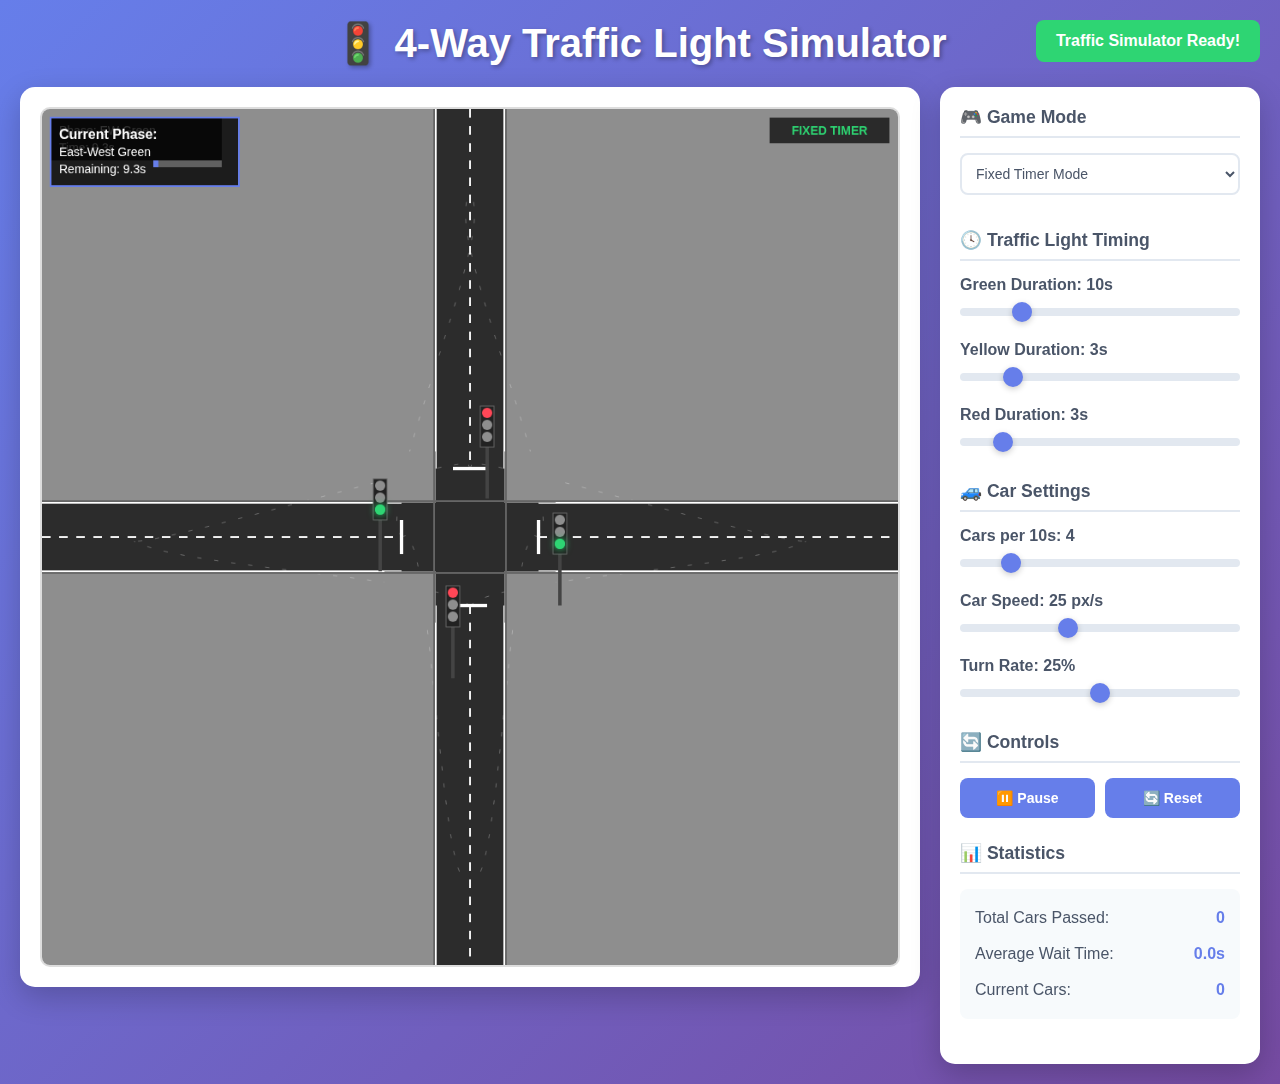
<file: traffic-simulator/index.html>
<!DOCTYPE html>
<html lang="en">
<head>
    <meta charset="UTF-8">
    <meta name="viewport" content="width=device-width, initial-scale=1.0">
    <title>4-Way Traffic Light Simulator</title>
    <link rel="stylesheet" href="styles.css">
</head>
<body>
    <div class="container">
        <header>
            <h1>🚦 4-Way Traffic Light Simulator</h1>
        </header>
        
        <div class="main-content">
            <div class="canvas-container">
                <canvas id="gameCanvas" width="1000" height="1000"></canvas>
            </div>
            
            <div class="control-panel">
                <div class="panel-section">
                    <h3>🎮 Game Mode</h3>
                    <select id="modeSelector">
                        <option value="fixed">Fixed Timer Mode</option>
                        <option value="adaptive">Advanced Adaptive Mode</option>
                    </select>
                </div>
                
                <div class="panel-section">
                    <h3>🕓 Traffic Light Timing</h3>
                    <div class="slider-group">
                        <label for="greenDuration">Green Duration: <span id="greenValue">10</span>s</label>
                        <input type="range" id="greenDuration" min="5" max="30" value="10">
                    </div>
                    <div class="slider-group">
                        <label for="yellowDuration">Yellow Duration: <span id="yellowValue">3</span>s</label>
                        <input type="range" id="yellowDuration" min="2" max="8" value="3">
                    </div>
                    <div class="slider-group">
                        <label for="redDuration">Red Duration: <span id="redValue">3</span>s</label>
                        <input type="range" id="redDuration" min="2" max="10" value="3">
                    </div>
                </div>
                
                <div class="panel-section">
                    <h3>🚙 Car Settings</h3>
                    <div class="slider-group">
                        <label for="carSpawnRate">Cars per 10s: <span id="spawnValue">4</span></label>
                        <input type="range" id="carSpawnRate" min="1" max="20" value="4">
                    </div>
                    <div class="slider-group">
                        <label for="carSpeed">Car Speed: <span id="speedValue">25</span> px/s</label>
                        <input type="range" id="carSpeed" min="10" max="50" value="25">
                    </div>
                    <div class="slider-group">
                        <label for="turnRate">Turn Rate: <span id="turnValue">25</span>%</label>
                        <input type="range" id="turnRate" min="0" max="50" value="25">
                    </div>
                </div>
                
                <div class="panel-section adaptive-only" id="adaptiveControls" style="display: none;">
                    <h3>📡 Sensor Settings</h3>
                    <div class="slider-group">
                        <label for="detectorDistance">Detector Distance: <span id="detectorValue">80</span>px</label>
                        <input type="range" id="detectorDistance" min="30" max="150" value="80">
                    </div>
                </div>
                
                <div class="panel-section">
                    <h3>🔄 Controls</h3>
                    <div class="button-group">
                        <button id="playPauseBtn" class="control-btn">⏸️ Pause</button>
                        <button id="resetBtn" class="control-btn">🔄 Reset</button>
                    </div>
                </div>
                
                <div class="panel-section">
                    <h3>📊 Statistics</h3>
                    <div class="stats">
                        <div class="stat-item">
                            <span>Total Cars Passed:</span>
                            <span id="totalCarsPassed">0</span>
                        </div>
                        <div class="stat-item">
                            <span>Average Wait Time:</span>
                            <span id="avgWaitTime">0.0s</span>
                        </div>
                        <div class="stat-item">
                            <span>Current Cars:</span>
                            <span id="currentCars">0</span>
                        </div>
                    </div>
                </div>
            </div>
        </div>
    </div>

    <!-- Scripts -->
    <script src="config.js"></script>
    <script src="utils.js"></script>
    <script src="cars.js"></script>
    <script src="trafficLights.js"></script>
    <script src="intersection.js"></script>
    <script src="sensors.js"></script>
    <script src="controllers.js"></script>
    <script src="ui.js"></script>
    <script src="main.js"></script>
</body>
</html>
</file>
<file: traffic-simulator/styles.css>
/* Reset and base styles */
* {
    margin: 0;
    padding: 0;
    box-sizing: border-box;
}

body {
    font-family: 'Segoe UI', Tahoma, Geneva, Verdana, sans-serif;
    background: linear-gradient(135deg, #667eea 0%, #764ba2 100%);
    min-height: 100vh;
    color: #333;
}

.container {
    max-width: 1600px;
    margin: 0 auto;
    padding: 20px;
}

header {
    text-align: center;
    margin-bottom: 20px;
}

header h1 {
    color: white;
    font-size: 2.5rem;
    text-shadow: 2px 2px 4px rgba(0,0,0,0.3);
    margin-bottom: 10px;
}

.main-content {
    display: flex;
    gap: 20px;
    align-items: flex-start;
}

/* Canvas container */
.canvas-container {
    flex: 1;
    background: white;
    border-radius: 15px;
    padding: 20px;
    box-shadow: 0 10px 30px rgba(0,0,0,0.2);
}

#gameCanvas {
    display: block;
    border: 2px solid #ddd;
    border-radius: 10px;
    background: #f8f9fa;
    max-width: 100%;
    height: auto;
}

/* Control panel */
.control-panel {
    width: 320px;
    background: white;
    border-radius: 15px;
    padding: 20px;
    box-shadow: 0 10px 30px rgba(0,0,0,0.2);
    max-height: 1000px;
    overflow-y: auto;
}

.panel-section {
    margin-bottom: 25px;
}

.panel-section h3 {
    color: #4a5568;
    font-size: 1.1rem;
    margin-bottom: 15px;
    padding-bottom: 8px;
    border-bottom: 2px solid #e2e8f0;
}

/* Form controls */
select, input[type="range"] {
    width: 100%;
    margin-bottom: 10px;
}

select {
    padding: 10px;
    border: 2px solid #e2e8f0;
    border-radius: 8px;
    font-size: 14px;
    background: white;
    color: #4a5568;
    cursor: pointer;
    transition: all 0.3s ease;
}

select:focus {
    outline: none;
    border-color: #667eea;
    box-shadow: 0 0 0 3px rgba(102, 126, 234, 0.1);
}

/* Slider styles */
.slider-group {
    margin-bottom: 15px;
}

.slider-group label {
    display: block;
    margin-bottom: 8px;
    font-weight: 600;
    color: #4a5568;
}

input[type="range"] {
    -webkit-appearance: none;
    height: 8px;
    border-radius: 4px;
    background: #e2e8f0;
    outline: none;
    cursor: pointer;
}

input[type="range"]::-webkit-slider-thumb {
    -webkit-appearance: none;
    appearance: none;
    width: 20px;
    height: 20px;
    border-radius: 50%;
    background: #667eea;
    cursor: pointer;
    box-shadow: 0 2px 6px rgba(0,0,0,0.2);
    transition: all 0.3s ease;
}

input[type="range"]::-webkit-slider-thumb:hover {
    background: #5a67d8;
    transform: scale(1.1);
}

input[type="range"]::-moz-range-thumb {
    width: 20px;
    height: 20px;
    border-radius: 50%;
    background: #667eea;
    cursor: pointer;
    border: none;
    box-shadow: 0 2px 6px rgba(0,0,0,0.2);
}

/* Button styles */
.button-group {
    display: flex;
    gap: 10px;
}

.control-btn {
    flex: 1;
    padding: 12px;
    border: none;
    border-radius: 8px;
    font-size: 14px;
    font-weight: 600;
    cursor: pointer;
    transition: all 0.3s ease;
    background: #667eea;
    color: white;
}

.control-btn:hover {
    background: #5a67d8;
    transform: translateY(-2px);
    box-shadow: 0 4px 12px rgba(102, 126, 234, 0.3);
}

.control-btn:active {
    transform: translateY(0);
}

/* Statistics */
.stats {
    background: #f7fafc;
    border-radius: 8px;
    padding: 15px;
}

.stat-item {
    display: flex;
    justify-content: space-between;
    margin-bottom: 8px;
    padding: 5px 0;
}

.stat-item:last-child {
    margin-bottom: 0;
}

.stat-item span:first-child {
    color: #4a5568;
    font-weight: 500;
}

.stat-item span:last-child {
    color: #667eea;
    font-weight: 700;
}

/* Adaptive mode controls */
.adaptive-only {
    transition: all 0.3s ease;
}

/* Responsive design */
@media (max-width: 1200px) {
    .main-content {
        flex-direction: column;
    }
    
    .control-panel {
        width: 100%;
        max-height: none;
    }
    
    .button-group {
        flex-direction: column;
    }
}

@media (max-width: 768px) {
    .container {
        padding: 10px;
    }
    
    header h1 {
        font-size: 2rem;
    }
    
    #gameCanvas {
        width: 100%;
        height: auto;
    }
}

/* Animation for smooth transitions */
.panel-section {
    transition: all 0.3s ease;
}

/* Custom scrollbar for control panel */
.control-panel::-webkit-scrollbar {
    width: 8px;
}

.control-panel::-webkit-scrollbar-track {
    background: #f1f1f1;
    border-radius: 4px;
}

.control-panel::-webkit-scrollbar-thumb {
    background: #c1c1c1;
    border-radius: 4px;
}

.control-panel::-webkit-scrollbar-thumb:hover {
    background: #a8a8a8;
}
</file>
